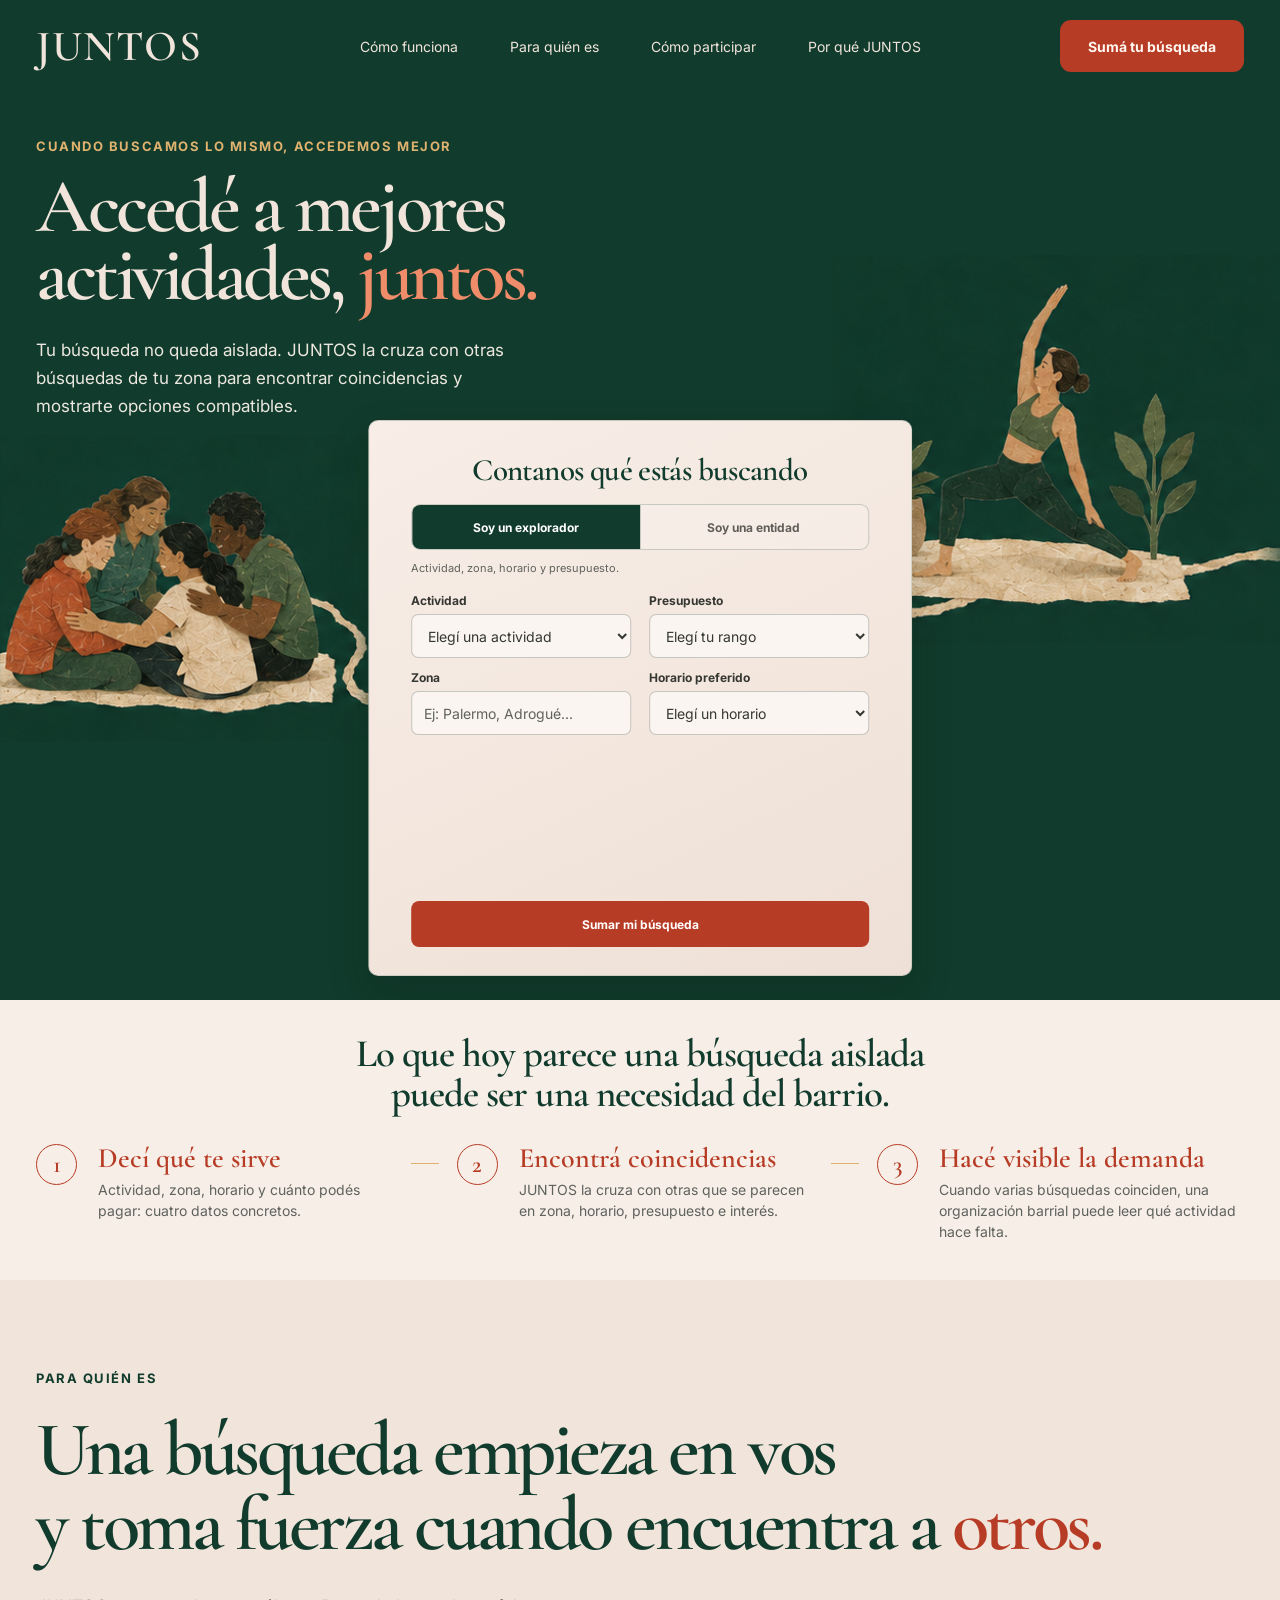
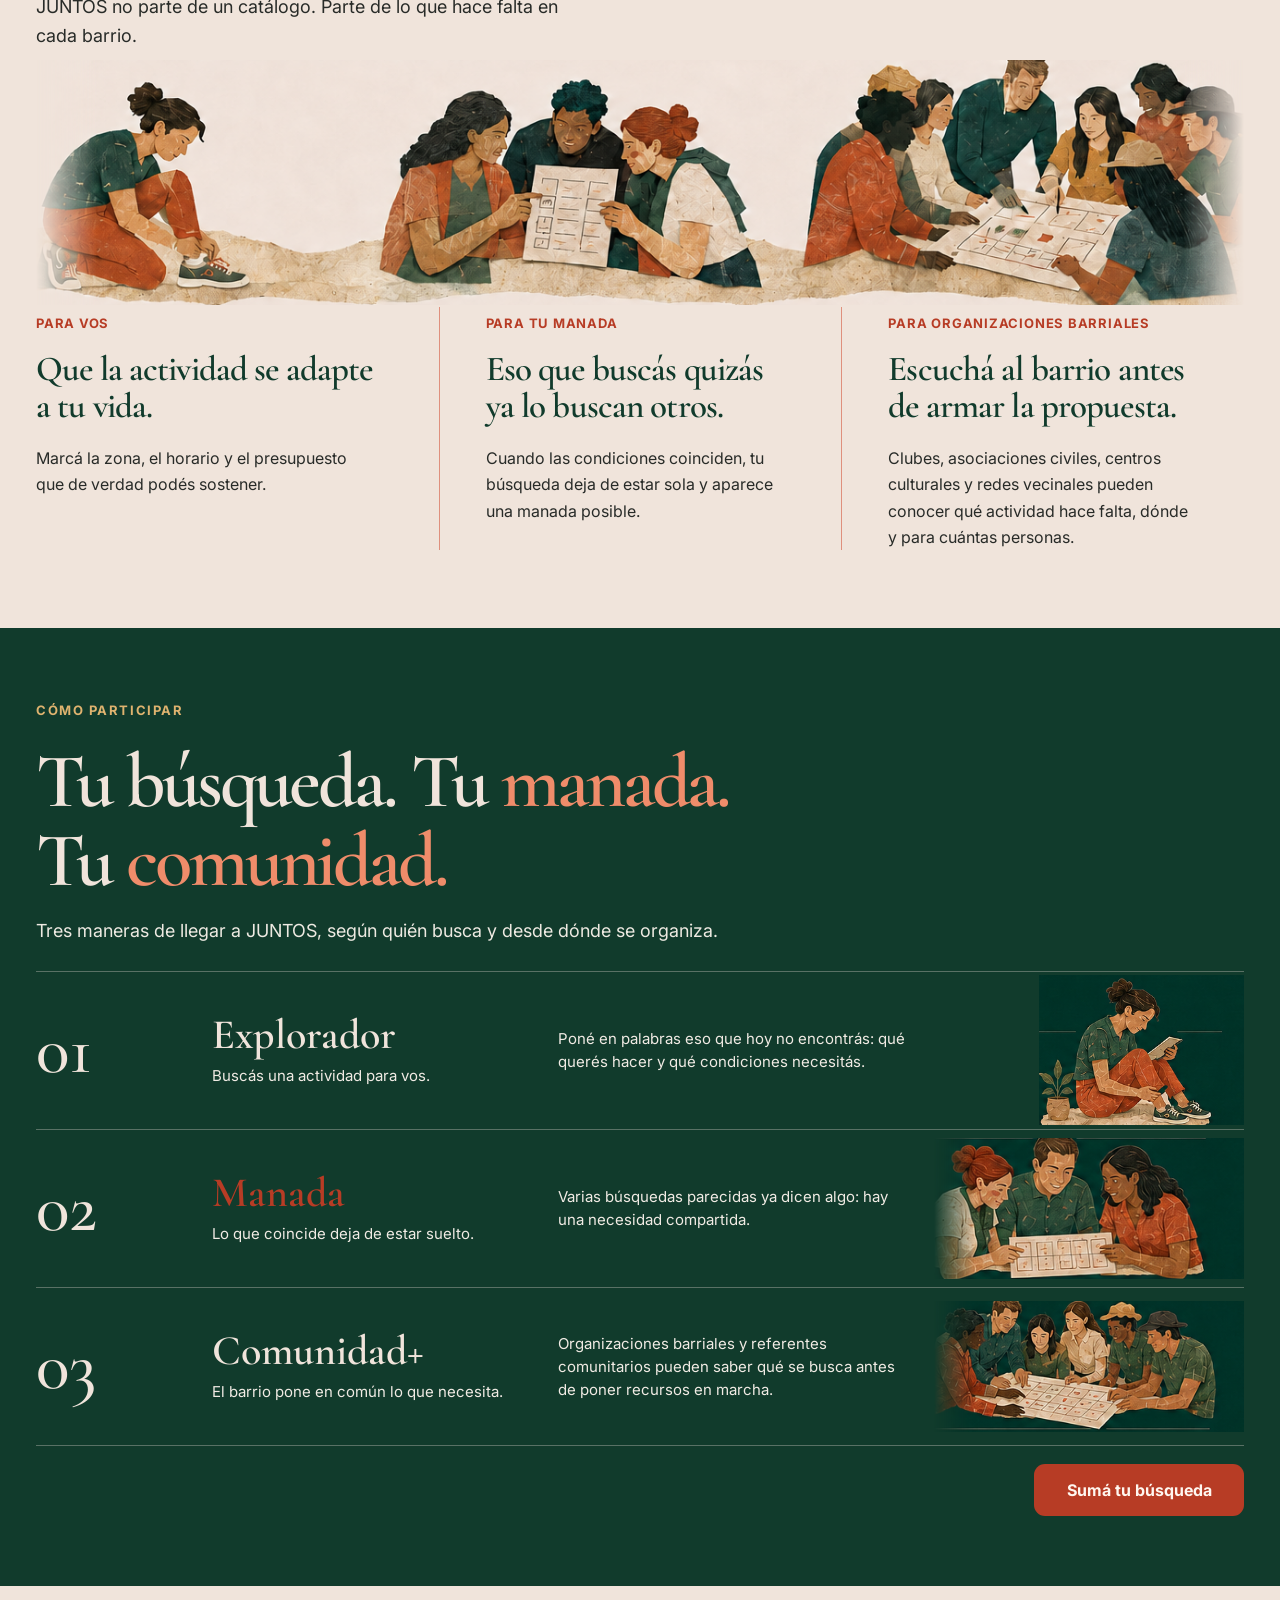
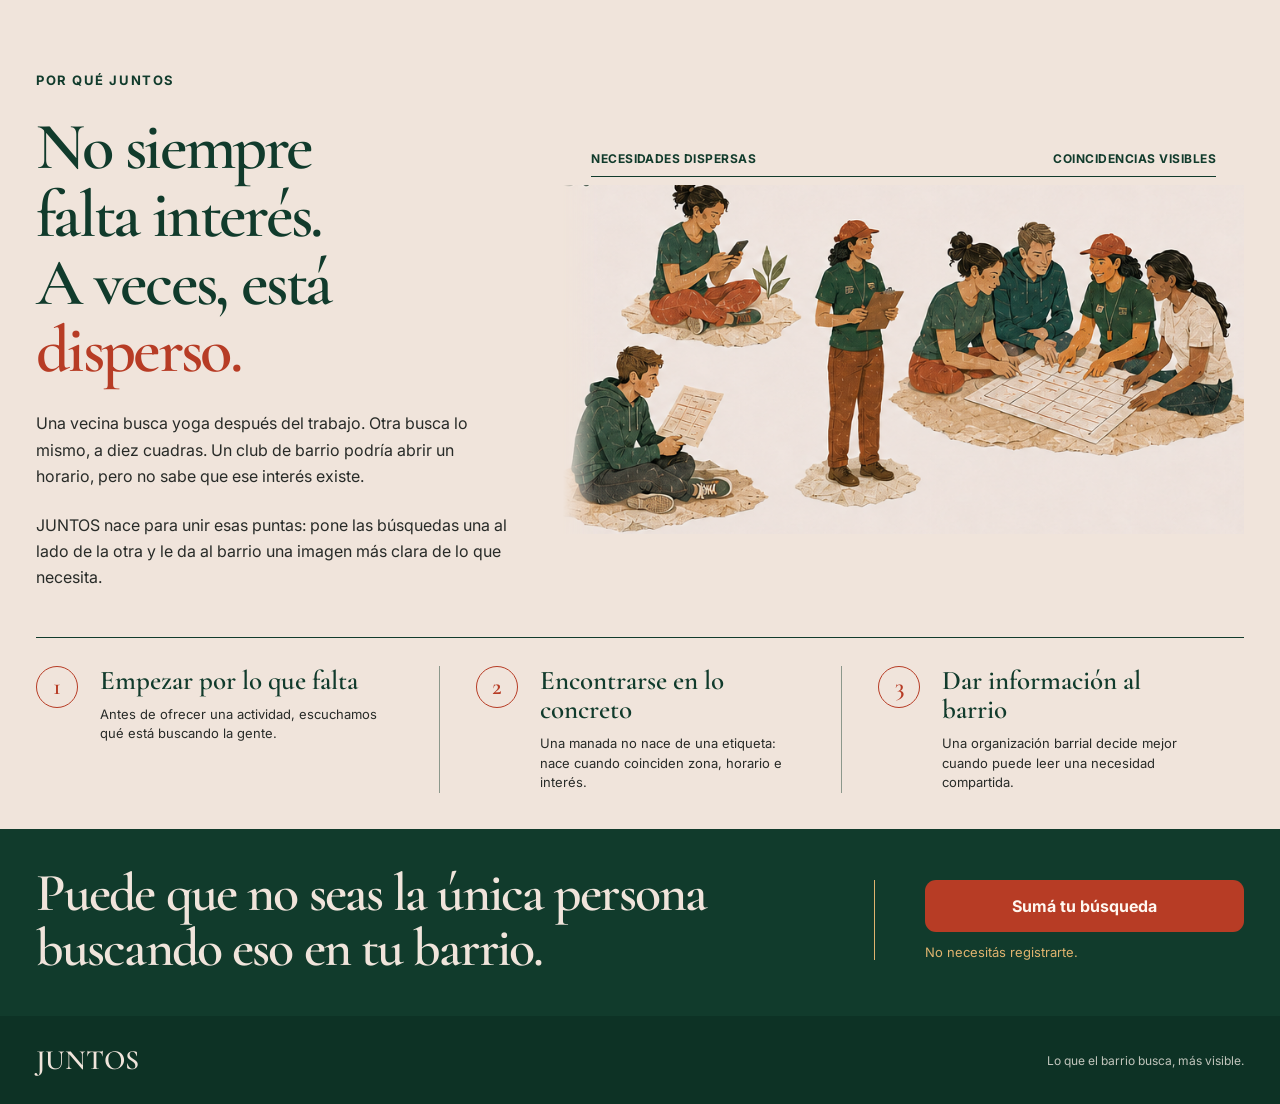
<file: index.html>
<!DOCTYPE html>
<html lang="es">
<head>
  <meta charset="UTF-8" />
  <meta name="viewport" content="width=device-width, initial-scale=1.0" />
  <meta name="description" content="JUNTOS conecta búsquedas de actividades en un mismo barrio y ayuda a que personas y organizaciones barriales reconozcan necesidades compartidas." />
  <meta name="theme-color" content="#113b2c" />
  <meta property="og:title" content="JUNTOS | Accedé a mejores actividades, juntos" />
  <meta property="og:description" content="Decí qué actividad buscás, en qué zona, en qué horario y cuánto podés pagar. JUNTOS reúne búsquedas que se parecen." />
  <meta property="og:type" content="website" />
  <title>JUNTOS | Accedé a mejores actividades</title>
  <link rel="preconnect" href="https://fonts.googleapis.com">
  <link rel="preconnect" href="https://fonts.gstatic.com" crossorigin>
  <link href="https://fonts.googleapis.com/css2?family=Inter:wght@400;500;600;700&family=Cormorant+Garamond:wght@500;600;700&display=swap" rel="stylesheet">
  <link rel="stylesheet" href="./styles.css" />
</head>
<body>
  <a class="skip-link" href="#contenido-principal">Saltar al contenido</a>

  <main id="contenido">
    <section class="hero" id="inicio">
      <div class="shell">
        <header class="site-header">
          <a class="brand" href="#inicio" aria-label="JUNTOS, ir al inicio">JUNTOS</a>
          <nav aria-label="Navegación principal">
            <a href="#como-funciona">Cómo funciona</a>
            <a href="#para-quien">Para quién es</a>
            <a href="#planes">Cómo participar</a>
            <a href="#nosotros">Por qué JUNTOS</a>
          </nav>
          <a class="header-cta" href="#buscador">Sumá tu búsqueda</a>
        </header>

        <div class="hero-copy" id="contenido-principal" tabindex="-1">
          <p class="eyebrow eyebrow-warm">Cuando buscamos lo mismo, accedemos mejor</p>
          <h1>Accedé a mejores<br> actividades, <em>juntos.</em></h1>
          <p class="hero-lead">Tu búsqueda no queda aislada. JUNTOS la cruza con otras búsquedas de tu zona para encontrar coincidencias y mostrarte opciones compatibles.</p>
        </div>

        <img class="hero-collage hero-collage-left" src="./assets/collage/hero-manada.png" width="420" height="300" fetchpriority="high" alt="Grupo de personas reunidas y acompañándose" />
        <img class="hero-collage hero-collage-right" src="./assets/collage/hero-exploradora.png" width="455" height="380" fetchpriority="high" alt="Persona practicando una actividad de bienestar" />

        <aside class="search-card" id="buscador" aria-labelledby="search-title">
          <form id="juntos-form" aria-describedby="mode-note">
            <h2 id="search-title">Contanos qué estás buscando</h2>

            <div class="switch" role="group" aria-label="Tipo de usuario">
              <button type="button" id="person-tab" aria-pressed="true">Soy un explorador</button>
              <button type="button" id="entity-tab" aria-pressed="false">Soy una entidad</button>
            </div>
            <p class="mode-note" id="mode-note">Actividad, zona, horario y presupuesto.</p>
            <input type="hidden" name="tipo_usuario" id="tipo_usuario" value="persona" />

            <div class="form-grid">
              <div class="field" data-mode="persona">
                <label for="actividad">Actividad</label>
                <select id="actividad" name="actividad" data-required="true" required>
                  <option value="">Elegí una actividad</option>
                  <option>Yoga</option><option>Funcional</option><option>Boxeo</option><option>Pilates</option>
                  <option>Gimnasio</option><option>Natación</option><option>Danza</option>
                </select>
              </div>
              <div class="field" data-mode="persona">
                <label for="presupuesto_max">Presupuesto</label>
                <select id="presupuesto_max" name="presupuesto_max" data-required="true" required>
                  <option value="">Elegí tu rango</option>
                  <option value="30000">Hasta $30.000</option><option value="50000">Hasta $50.000</option>
                  <option value="70000">Hasta $70.000</option><option value="100000">Hasta $100.000</option>
                </select>
              </div>
              <div class="field" data-mode="persona">
                <label for="zona">Zona</label>
                <input id="zona" name="zona" placeholder="Ej: Palermo, Adrogué..." autocomplete="address-level2" data-required="true" required />
              </div>
              <div class="field" data-mode="persona">
                <label for="franja_horaria">Horario preferido</label>
                <select id="franja_horaria" name="franja_horaria" data-required="true" required>
                  <option value="">Elegí un horario</option>
                  <option>Mañana</option><option>Tarde</option><option>Después del trabajo</option><option>Noche</option><option>Flexible</option>
                </select>
              </div>

              <div class="field full" data-mode="entidad" hidden>
                <label for="nombre_entidad">Nombre de la organización</label>
                <input id="nombre_entidad" name="nombre_entidad" placeholder="Ej: Club, asociación, centro cultural..." autocomplete="organization" data-required="true" disabled />
              </div>
              <div class="field" data-mode="entidad" hidden>
                <label for="tipo_entidad">Tipo de organización</label>
                <select id="tipo_entidad" name="tipo_entidad" data-required="true" disabled>
                  <option value="">Elegí una opción</option><option>Club de barrio</option><option>Asociación civil</option>
                  <option>Centro cultural</option><option>Cooperativa</option><option>Biblioteca popular</option><option>Otra organización barrial</option>
                </select>
              </div>
              <div class="field" data-mode="entidad" hidden>
                <label for="zona_entidad">Zona</label>
                <input id="zona_entidad" name="zona" placeholder="Ej: Quilmes, Palermo..." autocomplete="address-level2" data-required="true" disabled />
              </div>
              <div class="field" data-mode="entidad" hidden>
                <label for="actividad_entidad">Actividad o interés</label>
                <select id="actividad_entidad" name="actividad" data-required="true" disabled>
                  <option value="">Elegí una actividad</option><option>Yoga</option><option>Funcional</option><option>Boxeo</option>
                  <option>Pilates</option><option>Gimnasio</option><option>Natación</option><option>Danza</option>
                </select>
              </div>
              <div class="field" data-mode="entidad" hidden>
                <label for="cantidad_estimada">Personas estimadas</label>
                <input id="cantidad_estimada" name="cantidad_estimada" type="number" min="1" placeholder="Ej. 25" inputmode="numeric" data-required="true" disabled />
              </div>
              <div class="field full" data-mode="entidad" hidden>
                <label for="objetivo_entidad">Objetivo</label>
                <select id="objetivo_entidad" name="objetivo_entidad" data-required="true" disabled>
                  <option value="">¿Qué querés lograr?</option><option>Mejor precio grupal</option>
                  <option>Crear una nueva actividad</option><option>Ampliar beneficios para la comunidad</option>
                  <option>Medir interés antes de contratar</option>
                </select>
              </div>
            </div>

            <button class="submit" id="submit-btn" type="submit">Sumar mi búsqueda</button>
            <p class="form-status" id="form-status" role="status" aria-live="polite"></p>
          </form>
        </aside>
      </div>
    </section>

    <section class="how" id="como-funciona">
      <div class="shell how-inner">
        <h2>Lo que hoy parece una búsqueda aislada<br> puede ser una necesidad del barrio.</h2>
        <div class="steps">
          <article class="step"><span class="step-number">1</span><div><h3>Decí qué te sirve</h3><p>Actividad, zona, horario y cuánto podés pagar: cuatro datos concretos.</p></div></article>
          <article class="step"><span class="step-number">2</span><div><h3>Encontrá coincidencias</h3><p>JUNTOS la cruza con otras que se parecen en zona, horario, presupuesto e interés.</p></div></article>
          <article class="step"><span class="step-number">3</span><div><h3>Hacé visible la demanda</h3><p>Cuando varias búsquedas coinciden, una organización barrial puede leer qué actividad hace falta.</p></div></article>
        </div>
      </div>
    </section>

    <section class="audience-section" id="para-quien">
      <div class="shell">
        <p class="eyebrow">Para quién es</p>
        <h2>Una búsqueda empieza en vos<br> y toma fuerza cuando encuentra a <em>otros.</em></h2>
        <p class="section-lead">JUNTOS no parte de un catálogo. Parte de lo que hace falta en cada barrio.</p>
        <div class="audience-collage" aria-hidden="true"><img src="./assets/collage/para-quien.png" width="1450" height="265" loading="lazy" decoding="async" alt="" /></div>
        <div class="audience-grid">
          <article><p class="card-label">Para vos</p><img class="audience-mobile-image" src="./assets/collage/para-vos-mobile.png" width="420" height="275" loading="lazy" decoding="async" alt="Persona preparándose para realizar una actividad" /><h3>Que la actividad se adapte a tu vida.</h3><p>Marcá la zona, el horario y el presupuesto que de verdad podés sostener.</p></article>
          <article><p class="card-label">Para tu manada</p><img class="audience-mobile-image" src="./assets/collage/para-manada-mobile.png" width="500" height="275" loading="lazy" decoding="async" alt="Personas que descubren un interés compartido" /><h3>Eso que buscás quizás ya lo buscan otros.</h3><p>Cuando las condiciones coinciden, tu búsqueda deja de estar sola y aparece una manada posible.</p></article>
          <article><p class="card-label">Para organizaciones barriales</p><img class="audience-mobile-image" src="./assets/collage/para-comunidad-mobile.png" width="520" height="275" loading="lazy" decoding="async" alt="Personas reunidas alrededor de una propuesta comunitaria" /><h3>Escuchá al barrio antes de armar la propuesta.</h3><p>Clubes, asociaciones civiles, centros culturales y redes vecinales pueden conocer qué actividad hace falta, dónde y para cuántas personas.</p></article>
        </div>
      </div>
    </section>

    <section class="participation" id="planes">
      <div class="shell">
        <p class="eyebrow eyebrow-warm">Cómo participar</p>
        <h2>Tu búsqueda. Tu <em>manada.</em><br> Tu <em>comunidad.</em></h2>
        <p class="participation-lead">Tres maneras de llegar a JUNTOS, según quién busca y desde dónde se organiza.</p>
        <div class="participation-list">
          <article class="participation-row">
            <span class="participation-number">01</span>
            <div class="participation-name"><h3>Explorador</h3><p>Buscás una actividad para vos.</p></div>
            <p class="participation-copy">Poné en palabras eso que hoy no encontrás: qué querés hacer y qué condiciones necesitás.</p>
            <img src="./assets/collage/participar-explorador.png" width="300" height="220" loading="lazy" decoding="async" alt="Persona explorando actividades disponibles" />
          </article>
          <article class="participation-row">
            <span class="participation-number">02</span>
            <div class="participation-name"><h3>Manada</h3><p>Lo que coincide deja de estar suelto.</p></div>
            <p class="participation-copy">Varias búsquedas parecidas ya dicen algo: hay una necesidad compartida.</p>
            <img src="./assets/collage/participar-manada.png" width="340" height="155" loading="lazy" decoding="async" alt="Tres personas organizando una actividad en conjunto" />
          </article>
          <article class="participation-row">
            <span class="participation-number">03</span>
            <div class="participation-name"><h3>Comunidad+</h3><p>El barrio pone en común lo que necesita.</p></div>
            <p class="participation-copy">Organizaciones barriales y referentes comunitarios pueden saber qué se busca antes de poner recursos en marcha.</p>
            <img src="./assets/collage/participar-comunidad.png" width="380" height="160" loading="lazy" decoding="async" alt="Comunidad reunida alrededor de una propuesta" />
          </article>
        </div>
        <div class="participation-action"><a class="button" href="#buscador">Sumá tu búsqueda</a></div>
      </div>
    </section>

    <section class="about" id="nosotros">
      <div class="shell">
        <div class="about-top">
          <div class="about-copy">
            <p class="eyebrow">Por qué JUNTOS</p>
            <h2>No siempre falta interés.<br> A veces, está<br> <em>disperso.</em></h2>
            <p>Una vecina busca yoga después del trabajo. Otra busca lo mismo, a diez cuadras. Un club de barrio podría abrir un horario, pero no sabe que ese interés existe.</p>
            <p>JUNTOS nace para unir esas puntas: pone las búsquedas una al lado de la otra y le da al barrio una imagen más clara de lo que necesita.</p>
          </div>
          <figure class="about-collage">
            <figcaption><span>Necesidades dispersas</span><span>Coincidencias visibles</span></figcaption>
            <img src="./assets/collage/nosotros.png" width="820" height="420" loading="lazy" decoding="async" alt="Personas con búsquedas separadas que luego se reúnen alrededor de una propuesta" />
          </figure>
        </div>
        <div class="principles">
          <article><span>1</span><div><h3>Empezar por lo que falta</h3><p>Antes de ofrecer una actividad, escuchamos qué está buscando la gente.</p></div></article>
          <article><span>2</span><div><h3>Encontrarse en lo concreto</h3><p>Una manada no nace de una etiqueta: nace cuando coinciden zona, horario e interés.</p></div></article>
          <article><span>3</span><div><h3>Dar información al barrio</h3><p>Una organización barrial decide mejor cuando puede leer una necesidad compartida.</p></div></article>
        </div>
      </div>
    </section>

    <section class="final-cta">
      <div class="shell final-cta-inner">
        <h2>Puede que no seas la única persona<br> buscando eso en tu barrio.</h2>
        <div><a class="button" href="#buscador">Sumá tu búsqueda</a><p>No necesitás registrarte.</p></div>
      </div>
    </section>

    <footer><div class="shell"><span>JUNTOS</span><p>Lo que el barrio busca, más visible.</p></div></footer>
  </main>
  <script src="./app.js" defer></script>
</body>
</html>
</file>
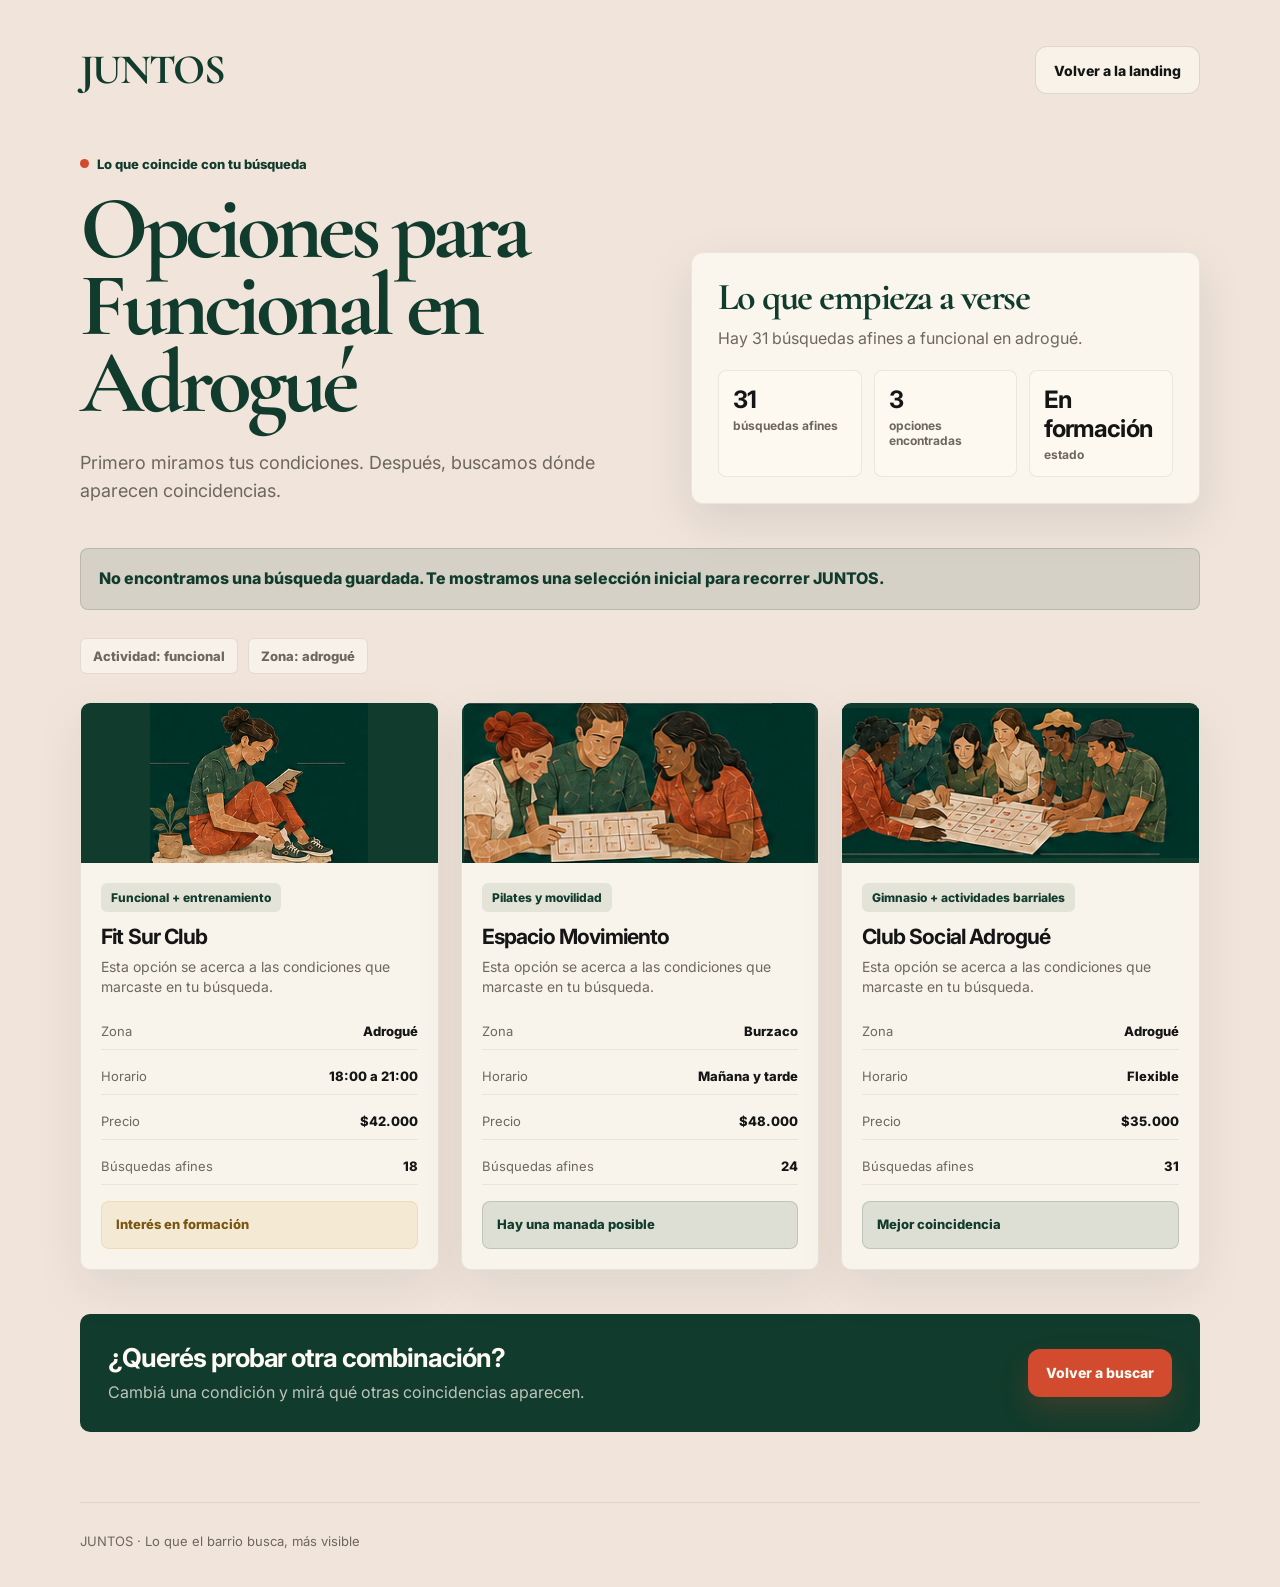
<file: resultados.html>
<!DOCTYPE html>
<html lang="es">
<head>
  <meta charset="UTF-8" />
  <meta name="viewport" content="width=device-width, initial-scale=1.0" />
  <title>Resultados | Juntos</title>

  <link rel="preconnect" href="https://fonts.googleapis.com">
  <link rel="preconnect" href="https://fonts.gstatic.com" crossorigin>
  <link href="https://fonts.googleapis.com/css2?family=Inter:wght@400;500;600;700;800&family=Cormorant+Garamond:wght@500;600;700&display=swap" rel="stylesheet">

  <style>
    :root {
      --bg: #f0e4db;
      --card: #f7eee7;
      --text: #151515;
      --muted: #6d675f;
      --border: #ded5c7;
      --red: #d24b2f;
      --red-dark: #b73c25;
      --green: #113b2c;
      --shadow: 0 18px 48px rgba(18, 42, 31, 0.1);
    }

    * { box-sizing: border-box; }
    body {
      margin: 0;
      font-family: "Inter", Arial, sans-serif;
      color: var(--text);
      background: var(--bg);
    }

    .page { min-height: 100vh; padding: 28px; }
    .shell { max-width: 1120px; margin: 0 auto; }

    header {
      display: flex;
      justify-content: space-between;
      align-items: center;
      padding: 18px 0 58px;
      gap: 20px;
    }

    .brand {
      color: var(--green);
      font-family: "Cormorant Garamond", Georgia, serif;
      font-size: 42px;
      line-height: .9;
      font-weight: 700;
      letter-spacing: -0.045em;
      text-decoration: none;
    }

    .btn {
      display: inline-flex;
      align-items: center;
      justify-content: center;
      min-height: 48px;
      padding: 0 18px;
      border-radius: 12px;
      font-weight: 800;
      font-size: 14px;
      text-decoration: none;
      transition: transform 150ms ease;
      white-space: nowrap;
    }

    .btn.primary {
      background: var(--red);
      color: #fffaf4;
      box-shadow: 0 14px 28px rgba(201, 71, 47, 0.22);
    }

    .btn.secondary {
      color: var(--text);
      border: 1px solid rgba(21, 21, 21, 0.12);
      background: rgba(251, 247, 239, 0.72);
    }

    .btn:hover { transform: translateY(-1px); }

    .hero {
      display: grid;
      grid-template-columns: 1.05fr 0.95fr;
      gap: 48px;
      align-items: end;
      margin-bottom: 44px;
    }

    .eyebrow {
      display: inline-flex;
      align-items: center;
      gap: 8px;
      margin-bottom: 18px;
      font-size: 13px;
      font-weight: 800;
      color: var(--green);
    }

    .dot {
      width: 9px;
      height: 9px;
      border-radius: 50%;
      background: var(--red);
    }

    h1 {
      margin: 0;
      max-width: 720px;
      font-family: "Cormorant Garamond", Georgia, serif;
      font-size: clamp(52px, 7vw, 92px);
      line-height: 0.86;
      letter-spacing: -0.055em;
      font-weight: 700;
      color: var(--green);
    }

    .lead {
      max-width: 620px;
      margin: 28px 0 0;
      font-size: 18px;
      line-height: 1.55;
      color: var(--muted);
    }

    .summary-card {
      background: rgba(251, 247, 239, 0.94);
      border: 1px solid rgba(21, 21, 21, 0.08);
      border-radius: 12px;
      padding: 26px;
      box-shadow: var(--shadow);
    }

    .summary-card h2 {
      font-family: "Cormorant Garamond", Georgia, serif;
      font-size: 38px;
      line-height: 0.95;
      letter-spacing: -0.04em;
      margin: 0 0 12px;
      color: var(--green);
    }

    .summary-card p {
      color: var(--muted);
      line-height: 1.45;
      margin: 0;
    }

    .metric-row {
      display: grid;
      grid-template-columns: repeat(3, 1fr);
      gap: 12px;
      margin-top: 20px;
    }

    .metric {
      padding: 14px;
      background: rgba(255, 250, 242, 0.72);
      border: 1px solid rgba(21,21,21,0.08);
      border-radius: 8px;
    }

    .metric strong {
      display: block;
      font-size: 24px;
      letter-spacing: -0.04em;
    }

    .metric span {
      display: block;
      margin-top: 4px;
      color: var(--muted);
      font-size: 12px;
      line-height: 1.25;
      font-weight: 700;
    }

    .message {
      margin: 26px 0;
      padding: 18px;
      border-radius: 8px;
      background: rgba(36,79,53,0.12);
      border: 1px solid rgba(36,79,53,0.18);
      color: var(--green);
      font-weight: 800;
      line-height: 1.45;
    }

    .filter-note {
      display: flex;
      gap: 10px;
      flex-wrap: wrap;
      margin: 28px 0;
    }

    .pill {
      border: 1px solid rgba(21,21,21,0.1);
      border-radius: 6px;
      padding: 9px 12px;
      color: var(--muted);
      background: rgba(251,247,239,0.7);
      font-size: 13px;
      font-weight: 800;
    }

    .results-grid {
      display: grid;
      grid-template-columns: repeat(3, 1fr);
      gap: 22px;
    }

    .result-card {
      background: rgba(251, 247, 239, 0.84);
      border: 1px solid rgba(21,21,21,0.08);
      border-radius: 10px;
      overflow: hidden;
      box-shadow: 0 18px 50px rgba(40,32,22,0.08);
    }

    .visual {
      height: 160px;
      position: relative;
      background-color: var(--green);
      background-repeat: no-repeat;
      background-position: center;
      background-size: contain;
      overflow: hidden;
    }

    .result-card:nth-child(1) .visual { background-image: url('./assets/collage/participar-explorador.png'); }
    .result-card:nth-child(2) .visual { background-image: url('./assets/collage/participar-manada.png'); }
    .result-card:nth-child(3) .visual { background-image: url('./assets/collage/participar-comunidad.png'); }

    .result-content { padding: 20px; }

    .label {
      display: inline-flex;
      width: fit-content;
      padding: 7px 10px;
      border-radius: 6px;
      background: rgba(36,79,53,0.1);
      color: var(--green);
      font-size: 12px;
      font-weight: 800;
      margin-bottom: 12px;
    }

    .result-card h3 {
      margin: 0 0 8px;
      font-size: 21px;
      letter-spacing: -0.04em;
    }

    .result-card p {
      margin: 0;
      color: var(--muted);
      font-size: 14px;
      line-height: 1.45;
    }

    .details {
      display: grid;
      gap: 8px;
      margin: 16px 0;
    }

    .detail {
      display: flex;
      justify-content: space-between;
      gap: 12px;
      padding: 10px 0;
      border-bottom: 1px solid rgba(21,21,21,0.07);
      font-size: 13px;
    }

    .detail span:first-child { color: var(--muted); }
    .detail span:last-child { font-weight: 800; text-align: right; }

    .status {
      margin-top: 16px;
      padding: 14px;
      border-radius: 8px;
      font-size: 13px;
      line-height: 1.35;
      font-weight: 800;
      background: rgba(216,163,49,0.13);
      color: #7a5715;
      border: 1px solid rgba(216,163,49,0.2);
    }

    .status.good {
      background: rgba(36,79,53,0.12);
      color: var(--green);
      border-color: rgba(36,79,53,0.18);
    }

    .cta-section {
      margin-top: 44px;
      padding: 28px;
      border-radius: 10px;
      background: var(--green);
      color: #fffaf4;
      display: grid;
      grid-template-columns: 1fr auto;
      gap: 24px;
      align-items: center;
    }

    .cta-section h2 {
      margin: 0 0 8px;
      font-size: 26px;
      letter-spacing: -0.04em;
    }

    .cta-section p {
      margin: 0;
      color: rgba(255,250,244,0.72);
      line-height: 1.45;
    }

    footer {
      margin-top: 70px;
      padding: 30px 0 10px;
      color: var(--muted);
      font-size: 13px;
      border-top: 1px solid rgba(21,21,21,0.08);
    }

    @media (max-width: 980px) {
      .hero { grid-template-columns: 1fr; }
      .results-grid { grid-template-columns: 1fr 1fr; }
      .cta-section { grid-template-columns: 1fr; }
    }

    @media (max-width: 640px) {
      .page { padding: 18px; }
      header { align-items: flex-start; }
      .results-grid, .metric-row { grid-template-columns: 1fr; }
    }
  </style>
</head>

<body>
  <main class="page">
    <div class="shell">
      <header>
        <a class="brand" href="./index.html">JUNTOS</a>
        <a class="btn secondary" href="./index.html">Volver a la landing</a>
      </header>

      <section class="hero">
        <div>
          <div class="eyebrow"><span class="dot"></span> Lo que coincide con tu búsqueda</div>
          <h1 id="title">Opciones cerca tuyo</h1>
          <p class="lead">
            Primero miramos tus condiciones. Después, buscamos dónde aparecen coincidencias.
          </p>
        </div>

        <aside class="summary-card">
          <h2>Lo que empieza a verse</h2>
          <p id="summary-text">Tu búsqueda puede revelar un interés que hasta ahora estaba disperso.</p>
          <div class="metric-row">
            <div class="metric">
              <strong id="metric-people">0</strong>
              <span>búsquedas afines</span>
            </div>
            <div class="metric">
              <strong id="metric-options">0</strong>
              <span>opciones encontradas</span>
            </div>
            <div class="metric">
              <strong id="metric-status">—</strong>
              <span>estado</span>
            </div>
          </div>
        </aside>
      </section>

      <div class="message" id="message-box"></div>

      <div class="filter-note">
        <span class="pill" id="pill-activity">Actividad: —</span>
        <span class="pill" id="pill-zone">Zona: —</span>
      </div>

      <section class="results-grid" id="results"></section>

      <section class="cta-section">
        <div>
          <h2>¿Querés probar otra combinación?</h2>
          <p>Cambiá una condición y mirá qué otras coincidencias aparecen.</p>
        </div>
        <a class="btn primary" href="./index.html#buscador">Volver a buscar</a>
      </section>

      <footer>JUNTOS · Lo que el barrio busca, más visible</footer>
    </div>
  </main>

  <script>
    const params = new URLSearchParams(window.location.search);
    const stored = sessionStorage.getItem("juntos_resultado");
    let data = stored ? JSON.parse(stored) : null;

    const fallbackActivity = (params.get("actividad") || "funcional").toLowerCase();
    const fallbackZone = (params.get("zona") || "adrogué").toLowerCase();

    const fallbackResults = [
      { nombre: "Fit Sur Club", tipo: "Funcional + entrenamiento", zona: "Adrogué", horario: "18:00 a 21:00", precio_estimado: "$42.000", demanda: 18, estado: "Interés en formación" },
      { nombre: "Espacio Movimiento", tipo: "Pilates y movilidad", zona: "Burzaco", horario: "Mañana y tarde", precio_estimado: "$48.000", demanda: 24, estado: "Hay una manada posible" },
      { nombre: "Club Social Adrogué", tipo: "Gimnasio + actividades barriales", zona: "Adrogué", horario: "Flexible", precio_estimado: "$35.000", demanda: 31, estado: "Mejor coincidencia" }
    ];

    if (!data) {
      data = {
        actividad: fallbackActivity,
        zona: fallbackZone,
        personas_compatibles: 31,
        demanda_suficiente: false,
        mensaje_usuario: "No encontramos una búsqueda guardada. Te mostramos una selección inicial para recorrer JUNTOS.",
        resultados: fallbackResults
      };
    }

    const actividad = String(data.actividad || fallbackActivity).toLowerCase();
    const zona = String(data.zona || fallbackZone).toLowerCase();
    const niceActivity = actividad.charAt(0).toUpperCase() + actividad.slice(1);
    const niceZone = zona.charAt(0).toUpperCase() + zona.slice(1);
    const resultados = Array.isArray(data.resultados) ? data.resultados : fallbackResults;

    document.getElementById("title").textContent = `Opciones para ${niceActivity} en ${niceZone}`;
    document.getElementById("pill-activity").textContent = `Actividad: ${actividad}`;
    document.getElementById("pill-zone").textContent = `Zona: ${zona}`;
    document.getElementById("metric-people").textContent = data.personas_compatibles || 0;
    document.getElementById("metric-options").textContent = resultados.length;
    document.getElementById("metric-status").textContent = data.demanda_suficiente ? "Sí" : "En formación";
    document.getElementById("message-box").textContent = data.mensaje_usuario || "Estas son las coincidencias que pudimos reunir.";
    document.getElementById("summary-text").textContent =
      `Hay ${data.personas_compatibles || 0} búsquedas afines a ${actividad} en ${zona}.`;

    const container = document.getElementById("results");

    function appendTextElement(parent, tag, className, value) {
      const element = document.createElement(tag);
      if (className) element.className = className;
      element.textContent = String(value ?? "");
      parent.appendChild(element);
      return element;
    }

    function appendDetail(parent, label, value) {
      const detail = document.createElement("div");
      detail.className = "detail";
      appendTextElement(detail, "span", "", label);
      appendTextElement(detail, "span", "", value);
      parent.appendChild(detail);
    }

    resultados.forEach((item = {}) => {
      const card = document.createElement("article");
      card.className = "result-card";

      const demanda = item.demanda || item.personas || item.personas_compatibles || "—";
      const estado = String(item.estado || "Interés en formación");
      const estadoNormalizado = estado.toLowerCase();
      const good = estadoNormalizado.includes("coincidencia") ||
                   estadoNormalizado.includes("manada") ||
                   estadoNormalizado.includes("listo");

      const visual = document.createElement("div");
      visual.className = "visual";
      card.appendChild(visual);

      const content = document.createElement("div");
      content.className = "result-content";
      card.appendChild(content);

      appendTextElement(content, "span", "label", item.tipo || item.actividad || "Actividad");
      appendTextElement(content, "h3", "", item.nombre || "Espacio sugerido");
      appendTextElement(
        content,
        "p",
        "",
        item.descripcion || "Esta opción se acerca a las condiciones que marcaste en tu búsqueda."
      );

      const details = document.createElement("div");
      details.className = "details";
      appendDetail(details, "Zona", item.zona || zona);
      appendDetail(details, "Horario", item.horario || "Flexible");
      appendDetail(details, "Precio", item.precio_estimado || "A validar");
      appendDetail(details, "Búsquedas afines", `${demanda}`);
      content.appendChild(details);

      appendTextElement(content, "div", `status${good ? " good" : ""}`, estado);
      container.appendChild(card);
    });
  </script>
</body>
</html>
</file>
<file: styles.css>
:root{
  --green:#113b2c;
  --green-deep:#0d3225;
  --green-soft:#184734;
  --cream:#f0e4db;
  --cream-light:#f7eee7;
  --terracotta:#b73c25;
  --terracotta-dark:#982c1d;
  --coral-light:#ef8c6a;
  --gold:#dfb36f;
  --ink:#173a2d;
  --body:#282b28;
  --muted:#5f625d;
  --line:rgba(17,59,44,.24);
  --line-light:rgba(240,228,219,.32);
  --serif:"Cormorant Garamond",Georgia,serif;
  --sans:"Inter",Arial,sans-serif;
  --container:1320px;
}

*{box-sizing:border-box}
html{scroll-behavior:smooth}
html.is-switching-mode{scroll-behavior:auto}
body{margin:0;background:var(--cream);color:var(--body);font-family:var(--sans);-webkit-font-smoothing:antialiased;text-rendering:optimizeLegibility}
img{display:block;max-width:100%;height:auto}
a{color:inherit}
button,input,select{font:inherit}
button,a,input,select{outline-offset:3px}
button:focus-visible,a:focus-visible,input:focus-visible,select:focus-visible{outline:3px solid #fff7f0;box-shadow:0 0 0 5px var(--green)}
.switch:focus-within{outline:3px solid #fff7f0;box-shadow:0 0 0 5px var(--green)}
.shell{width:min(var(--container),calc(100% - 72px));margin:0 auto}
.skip-link{position:fixed;z-index:1000;left:16px;top:12px;padding:10px 14px;background:var(--cream);color:var(--green);transform:translateY(-150%);transition:transform .2s;text-decoration:none;font-weight:700}
.skip-link:focus{transform:translateY(0)}
.eyebrow{margin:0;text-transform:uppercase;letter-spacing:.12em;font-size:13px;line-height:1.3;font-weight:700;color:var(--green)}
.eyebrow-warm{color:var(--gold)}
h1,h2,h3{font-family:var(--serif);font-weight:600}
h1,h2{text-wrap:balance}
section[id]{scroll-margin-top:16px}
em{font-style:normal;color:var(--terracotta)}
.hero em,.participation em,.participation-row:nth-child(2) .participation-name h3{color:var(--coral-light)}
.button,.header-cta{display:inline-flex;align-items:center;justify-content:center;border:0;border-radius:11px;background:var(--terracotta);color:#fff7f0;text-decoration:none;font-weight:700;transition:background .18s ease,transform .18s ease}
.button:hover,.header-cta:hover{background:var(--terracotta-dark);transform:translateY(-1px)}

/* Hero */
.hero{position:relative;overflow:hidden;background:var(--green);color:var(--cream)}
.hero>.shell{position:relative;min-height:1000px}
.site-header{height:92px;display:grid;grid-template-columns:1fr auto 1fr;align-items:center;gap:28px;position:relative;z-index:20}
.brand{font:600 43px/1 var(--serif);letter-spacing:.035em;text-decoration:none;color:var(--cream)}
.site-header nav{display:flex;align-items:center;justify-content:center;gap:52px}
.site-header nav a{font-size:14px;text-decoration:none;color:var(--cream);transition:color .18s ease}
.site-header nav a:hover{color:var(--gold)}
.header-cta{justify-self:end;min-height:52px;padding:0 28px;font-size:14px}
.hero-copy{position:relative;z-index:8;width:min(590px,48%);padding-top:46px}
.hero-copy h1{margin:18px 0 0;font-size:clamp(66px,6vw,88px);line-height:.89;letter-spacing:-.045em;color:var(--cream)}
.hero-lead{max-width:475px;margin:26px 0 0;font-size:17px;line-height:1.65;color:rgba(255,247,240,.92)}
.search-card{position:absolute;z-index:12;left:50%;top:420px;width:min(575px,45%);min-height:556px;transform:translateX(-50%);padding:34px 42px 28px;border:1px solid rgba(17,59,44,.18);border-radius:10px;background:linear-gradient(155deg,#f8eee7 0%,#eee0d6 100%);box-shadow:0 18px 40px rgba(2,20,13,.18)}
.search-card form{min-height:492px;display:flex;flex-direction:column}
.search-card h2{margin:0 0 18px;text-align:center;font-size:31px;line-height:1;color:var(--green);letter-spacing:-.02em}
.switch{display:grid;grid-template-columns:1fr 1fr;margin-bottom:16px;border:1px solid rgba(17,59,44,.2);border-radius:9px;overflow:hidden;background:rgba(255,255,255,.18)}
.switch button{min-height:44px;padding:0 12px;border:0;background:transparent;color:#625e59;font-size:12px;font-weight:700;cursor:pointer}
.switch button[aria-pressed="true"]{background:var(--green);color:white}
.mode-note{min-height:18px;margin:-5px 0 14px;color:var(--muted);font-size:11px;line-height:1.45}
.form-grid{display:grid;grid-template-columns:1fr 1fr;gap:12px 18px}
.field.full{grid-column:1/-1}
.field[hidden]{display:none!important}
label{display:block;margin:0 0 6px;font-size:12px;font-weight:700;color:#363732}
input,select{width:100%;height:44px;padding:0 12px;border:1px solid rgba(38,42,38,.24);border-radius:7px;background:#faf5f0;color:#343733;font-size:14px}
input::placeholder{color:#5f625d;opacity:1}
input:focus,select:focus{border-color:var(--terracotta);box-shadow:0 0 0 3px rgba(183,60,37,.14),0 0 0 5px var(--green)}
.submit{width:100%;min-height:46px;margin-top:18px;border:0;border-radius:8px;background:var(--terracotta);color:white;font-size:12px;font-weight:700;cursor:pointer;transition:background .18s ease,transform .18s ease}
.search-card .submit{margin-top:auto}
.submit:hover{background:var(--terracotta-dark);transform:translateY(-1px)}
.submit:disabled{opacity:.72;cursor:wait;transform:none}
.form-status{min-height:18px;margin:10px 0 -8px;color:var(--green);font-size:12px;line-height:1.45;text-align:center}
.form-status:empty{min-height:0;margin:0}
.form-status[data-state="error"]{color:#8f2e1d;font-weight:600}
.hero-collage{position:absolute;z-index:5;object-fit:contain;pointer-events:none;mix-blend-mode:normal}
.hero-collage-left{left:-72px;top:435px;bottom:auto;width:430px;-webkit-mask-image:linear-gradient(to right,transparent 0,#000 9%,#000 91%,transparent 100%);mask-image:linear-gradient(to right,transparent 0,#000 9%,#000 91%,transparent 100%)}
.hero-collage-right{right:-52px;top:255px;width:465px;-webkit-mask-image:linear-gradient(to left,transparent 0,#000 9%,#000 94%,transparent 100%);mask-image:linear-gradient(to left,transparent 0,#000 9%,#000 94%,transparent 100%)}
body.entity-mode .hero>.shell{min-height:1000px}
.hero{overflow-anchor:none}

/* How */
.how{padding:34px 0 38px;background:var(--cream-light)}
.how h2{margin:0;text-align:center;color:var(--green);font-size:39px;line-height:1.03;letter-spacing:-.025em}
.steps{display:grid;grid-template-columns:repeat(3,1fr);gap:54px;margin-top:30px}
.step{position:relative;display:grid;grid-template-columns:48px 1fr;gap:14px;align-items:start}
.step:not(:last-child)::after{content:"";position:absolute;right:-36px;top:19px;width:28px;height:1px;background:var(--gold)}
.step-number{display:grid;place-items:center;width:41px;height:41px;border:1px solid var(--terracotta);border-radius:50%;font:600 24px/1 var(--serif);color:var(--terracotta)}
.step h3{margin:0;color:var(--terracotta);font-size:28px;line-height:1}
.step p{margin:7px 0 0;max-width:300px;color:var(--muted);font-size:14px;line-height:1.5}

/* Audience */
.audience-section{padding:90px 0 78px;background:var(--cream)}
.audience-section h2{margin:25px 0 0;max-width:1150px;color:var(--green);font-size:clamp(58px,6vw,82px);line-height:.98;letter-spacing:-.045em}
.section-lead{max-width:560px;margin:30px 0 0;font-size:18px;line-height:1.6}
.audience-collage{height:245px;margin:10px 0 2px;overflow:hidden;display:flex;align-items:center}
.audience-collage img{width:100%;height:100%;object-fit:cover;object-position:center;-webkit-mask-image:linear-gradient(to right,transparent 0,#000 5%,#000 95%,transparent 100%);mask-image:linear-gradient(to right,transparent 0,#000 5%,#000 95%,transparent 100%)}
.audience-mobile-image{display:none}
.audience-grid{display:grid;grid-template-columns:repeat(3,1fr)}
.audience-grid article{padding:8px 46px 0 0}
.audience-grid article+article{padding-left:46px;border-left:1px solid rgba(210,75,47,.55)}
.card-label{margin:0 0 20px;color:var(--terracotta);font-size:13px;font-weight:700;letter-spacing:.06em;text-transform:uppercase}
.audience-grid h3{margin:0;color:var(--green);font-size:35px;line-height:1.05;letter-spacing:-.025em}
.audience-grid article>p:last-child{margin:20px 0 0;max-width:330px;font-size:16px;line-height:1.65}

/* Participation */
.participation{padding:74px 0 70px;background:var(--green);color:var(--cream)}
.participation h2{margin:24px 0 0;color:var(--cream);font-size:clamp(58px,6vw,80px);line-height:1.02;letter-spacing:-.04em}
.participation-lead{margin:20px 0 30px;font-size:18px;color:rgba(255,247,240,.93)}
.participation-list{border-top:1px solid var(--line-light)}
.participation-row{min-height:158px;display:grid;grid-template-columns:150px 320px minmax(330px,1fr) 310px;align-items:center;gap:26px;border-bottom:1px solid var(--line-light)}
.participation-number{font:500 70px/1 var(--serif);color:var(--cream)}
.participation-name h3{margin:0;color:var(--cream);font-size:42px;line-height:1}
.participation-row:nth-child(2) .participation-name h3{color:var(--terracotta)}
.participation-name p,.participation-copy{margin:8px 0 0;font-size:15px;line-height:1.55;color:rgba(255,247,240,.94)}
.participation-copy{max-width:450px;margin:0}
.participation-row img{justify-self:end;width:100%;max-height:150px;object-fit:contain;object-position:right center;-webkit-mask-image:linear-gradient(to right,transparent 0,#000 13%,#000 100%);mask-image:linear-gradient(to right,transparent 0,#000 13%,#000 100%)}
.participation-action{display:flex;justify-content:flex-end;margin-top:18px}
.participation-action .button{min-width:210px;min-height:52px;padding:0 24px}

/* About */
.about{padding:86px 0 0;background:var(--cream)}
.about-top{display:grid;grid-template-columns:minmax(420px,.82fr) minmax(520px,1.18fr);gap:54px;align-items:center}
.about-copy h2{margin:24px 0 26px;color:var(--green);font-size:clamp(54px,5.2vw,70px);line-height:1.02;letter-spacing:-.04em}
.about-copy>p:not(.eyebrow){max-width:570px;margin:0 0 22px;font-size:16px;line-height:1.65}
.about-collage{margin:0;min-width:0}
.about-collage figcaption{display:flex;justify-content:space-between;gap:20px;margin:0 28px 8px;padding-bottom:10px;border-bottom:1px solid var(--green);color:var(--green);font-size:12px;font-weight:700;letter-spacing:.04em;text-transform:uppercase}
.about-collage img{width:100%;max-height:450px;object-fit:contain;-webkit-mask-image:linear-gradient(to right,transparent 0,#000 5%,#000 98%);mask-image:linear-gradient(to right,transparent 0,#000 5%,#000 98%)}
.principles{display:grid;grid-template-columns:repeat(3,1fr);margin-top:24px;padding:28px 0 36px;border-top:1px solid var(--green)}
.principles article{display:grid;grid-template-columns:48px 1fr;gap:16px;padding-right:36px}
.principles article+article{padding-left:36px;border-left:1px solid rgba(17,59,44,.45)}
.principles article>span{display:grid;place-items:center;width:42px;height:42px;border:1px solid var(--terracotta);border-radius:50%;font:600 24px/1 var(--serif);color:var(--terracotta)}
.principles h3{margin:0;color:var(--green);font-size:27px;line-height:1.08}
.principles p{margin:10px 0 0;font-size:13px;line-height:1.5}

/* Closing */
.final-cta{padding:36px 0 40px;background:var(--green);color:var(--cream)}
.final-cta-inner{display:grid;grid-template-columns:1.35fr .65fr;gap:70px;align-items:center}
.final-cta h2{margin:0;color:var(--cream);font-size:clamp(44px,4.2vw,64px);line-height:1.04;letter-spacing:-.035em}
.final-cta-inner>div{padding-left:50px;border-left:1px solid var(--gold)}
.final-cta .button{width:100%;min-height:52px;padding:0 26px}
.final-cta p{margin:12px 0 0;color:var(--gold);font-size:13px}
footer{padding:30px 0;background:var(--green-deep);color:rgba(255,247,240,.75)}
footer .shell{display:flex;align-items:center;justify-content:space-between;gap:24px}
footer span{font:600 28px/1 var(--serif);color:var(--cream)}
footer p{margin:0;font-size:12px}

@media(max-width:1200px){
  .site-header nav{gap:28px}
  .hero-copy{width:54%}
  .search-card{left:50%;width:52%}
  .hero-collage-left{left:-95px;top:445px;width:390px}
  .hero-collage-right{right:-100px;width:420px}
  .participation-row{grid-template-columns:110px 260px minmax(290px,1fr) 250px}
}

@media(max-width:1080px){
  .shell{width:min(var(--container),calc(100% - 48px))}
  .site-header{height:auto;grid-template-columns:1fr auto;padding:18px 0 14px}
  .site-header nav{grid-column:1/-1;display:flex;justify-content:flex-start;gap:24px;width:100%;overflow-x:auto;padding:12px 2px 2px;border-top:1px solid rgba(240,228,219,.18);scrollbar-width:none}
  .site-header nav::-webkit-scrollbar{display:none}
  .site-header nav a{white-space:nowrap;font-size:13px}
  .hero>.shell{min-height:auto;padding-bottom:52px}
  .hero-copy{width:100%;max-width:700px;padding-top:42px}
  .hero-copy h1{font-size:clamp(62px,10vw,82px)}
  .search-card{position:relative;left:auto;top:auto;width:min(620px,100%);margin:48px auto 0;transform:none}
  .hero-collage-left{left:-120px;top:535px;bottom:auto;width:360px;opacity:.62}
  .hero-collage-right{right:-110px;top:250px;width:370px;opacity:.7}
  body.entity-mode .hero>.shell{min-height:auto}
  .steps{gap:26px}.step:not(:last-child)::after{display:none}
  .audience-collage{height:200px}
  .audience-grid article{padding-right:26px}.audience-grid article+article{padding-left:26px}
  .participation-row{grid-template-columns:90px 230px 1fr 200px;gap:18px}
  .participation-row>*{min-width:0}
  .about-top{grid-template-columns:1fr;gap:18px}.about-collage{max-width:820px}
  .principles{grid-template-columns:1fr}.principles article,.principles article+article{padding:22px 0;border-left:0;border-bottom:1px solid var(--line)}.principles article:last-child{border-bottom:0}
}

@media(max-width:900px){
  .steps{grid-template-columns:1fr;gap:0;margin-top:24px}
  .step{padding:16px 0;border-bottom:1px solid var(--line)}
  .step:last-child{border-bottom:0}
  .audience-grid{grid-template-columns:1fr;margin-top:24px}
  .audience-grid article,.audience-grid article+article{padding:24px 0;border-left:0;border-top:1px solid rgba(210,75,47,.4)}
  .participation-row{grid-template-columns:70px 1fr;gap:10px 18px;padding:25px 0}
  .participation-number{font-size:54px;grid-row:1/3}
  .participation-name h3{font-size:36px}
  .participation-copy{grid-column:2;margin:0}
  .participation-row img{grid-column:1/-1;justify-self:center;width:min(100%,360px);max-height:170px;object-position:center;-webkit-mask-image:linear-gradient(to right,transparent,#000 12%,#000 88%,transparent);mask-image:linear-gradient(to right,transparent,#000 12%,#000 88%,transparent)}
}

@media(max-width:760px){
  .shell{width:min(var(--container),calc(100% - 32px))}
  .site-header{min-height:76px;height:auto}.brand{font-size:35px}.header-cta{min-height:42px;padding:0 18px;font-size:12px}
  .hero-copy{padding-top:38px}.hero-copy h1{max-width:650px;font-size:clamp(50px,13.5vw,68px);line-height:.94}.hero-lead{font-size:15px}
  .hero-collage-right{display:none}
  .hero-collage-left{position:relative;left:auto;top:auto;bottom:auto;width:min(88%,320px);margin:22px auto -8px;opacity:1}
  .search-card{min-height:700px;padding:26px 20px 22px;margin-top:38px}.search-card form{min-height:650px}.search-card h2{font-size:29px}.mode-note{font-size:12px}.form-grid{grid-template-columns:1fr}.field.full{grid-column:auto}label{font-size:13px}input,select{height:48px;font-size:16px}.switch button{min-height:46px}.submit{min-height:48px;font-size:14px}
  .how{padding:42px 0}.how h2{font-size:34px}.how h2 br{display:none}.steps{grid-template-columns:1fr;margin-top:28px}.step{padding:12px 0;border-bottom:1px solid var(--line)}.step:last-child{border-bottom:0}
  .audience-section{padding:62px 0}.audience-section h2{font-size:clamp(42px,11.5vw,56px);line-height:1}.audience-section h2 br{display:none}.section-lead{font-size:16px}.audience-collage{display:none}
  .audience-grid{grid-template-columns:1fr;margin-top:28px}.audience-grid article,.audience-grid article+article{padding:28px 0;border-left:0;border-top:1px solid rgba(210,75,47,.4)}.audience-grid h3{font-size:32px}.audience-mobile-image{display:block;width:100%;height:auto;max-height:220px;margin:12px 0 22px;object-fit:contain;object-position:center;-webkit-mask-image:linear-gradient(to right,transparent 0,#000 8%,#000 92%,transparent 100%);mask-image:linear-gradient(to right,transparent 0,#000 8%,#000 92%,transparent 100%)}
  .participation{padding:58px 0}.participation h2{font-size:clamp(46px,13vw,64px)}.participation h2 br{display:none}.participation-lead{font-size:16px}
  .participation-row{grid-template-columns:70px 1fr;gap:10px 18px;padding:25px 0}.participation-number{font-size:54px;grid-row:1/3}.participation-name h3{font-size:36px}.participation-copy{grid-column:2;margin:0}.participation-row img{grid-column:1/-1;justify-self:center;width:min(100%,360px);max-height:170px;object-position:center;-webkit-mask-image:linear-gradient(to right,transparent,#000 12%,#000 88%,transparent);mask-image:linear-gradient(to right,transparent,#000 12%,#000 88%,transparent)}
  .about{padding-top:62px}.about-copy h2{font-size:clamp(46px,12vw,62px)}.about-copy h2 br{display:none}.about-collage figcaption{margin-inline:0}.about-collage img{height:auto;min-height:0;max-height:none;object-fit:contain;object-position:center}
  .final-cta-inner{grid-template-columns:1fr;gap:28px}.final-cta h2 br{display:none}.final-cta-inner>div{padding:24px 0 0;border-left:0;border-top:1px solid var(--gold)}
  footer .shell{align-items:flex-start;flex-direction:column}
}

@media(max-width:430px){
  .header-cta{padding:0 14px}.hero-copy h1{font-size:clamp(46px,13vw,52px)}.hero-copy h1 br{display:none}
  .switch{grid-template-columns:1fr 1fr}.switch button{padding-inline:6px;font-size:11px}.search-card{padding-inline:16px}
  .audience-mobile-image{max-height:190px}
  .participation-row{grid-template-columns:58px 1fr}.participation-number{font-size:46px}
  .about-collage figcaption{font-size:10px}
}

@media(prefers-reduced-motion:reduce){html{scroll-behavior:auto}.skip-link,.button,.header-cta,.submit{transition:none}}
</file>
